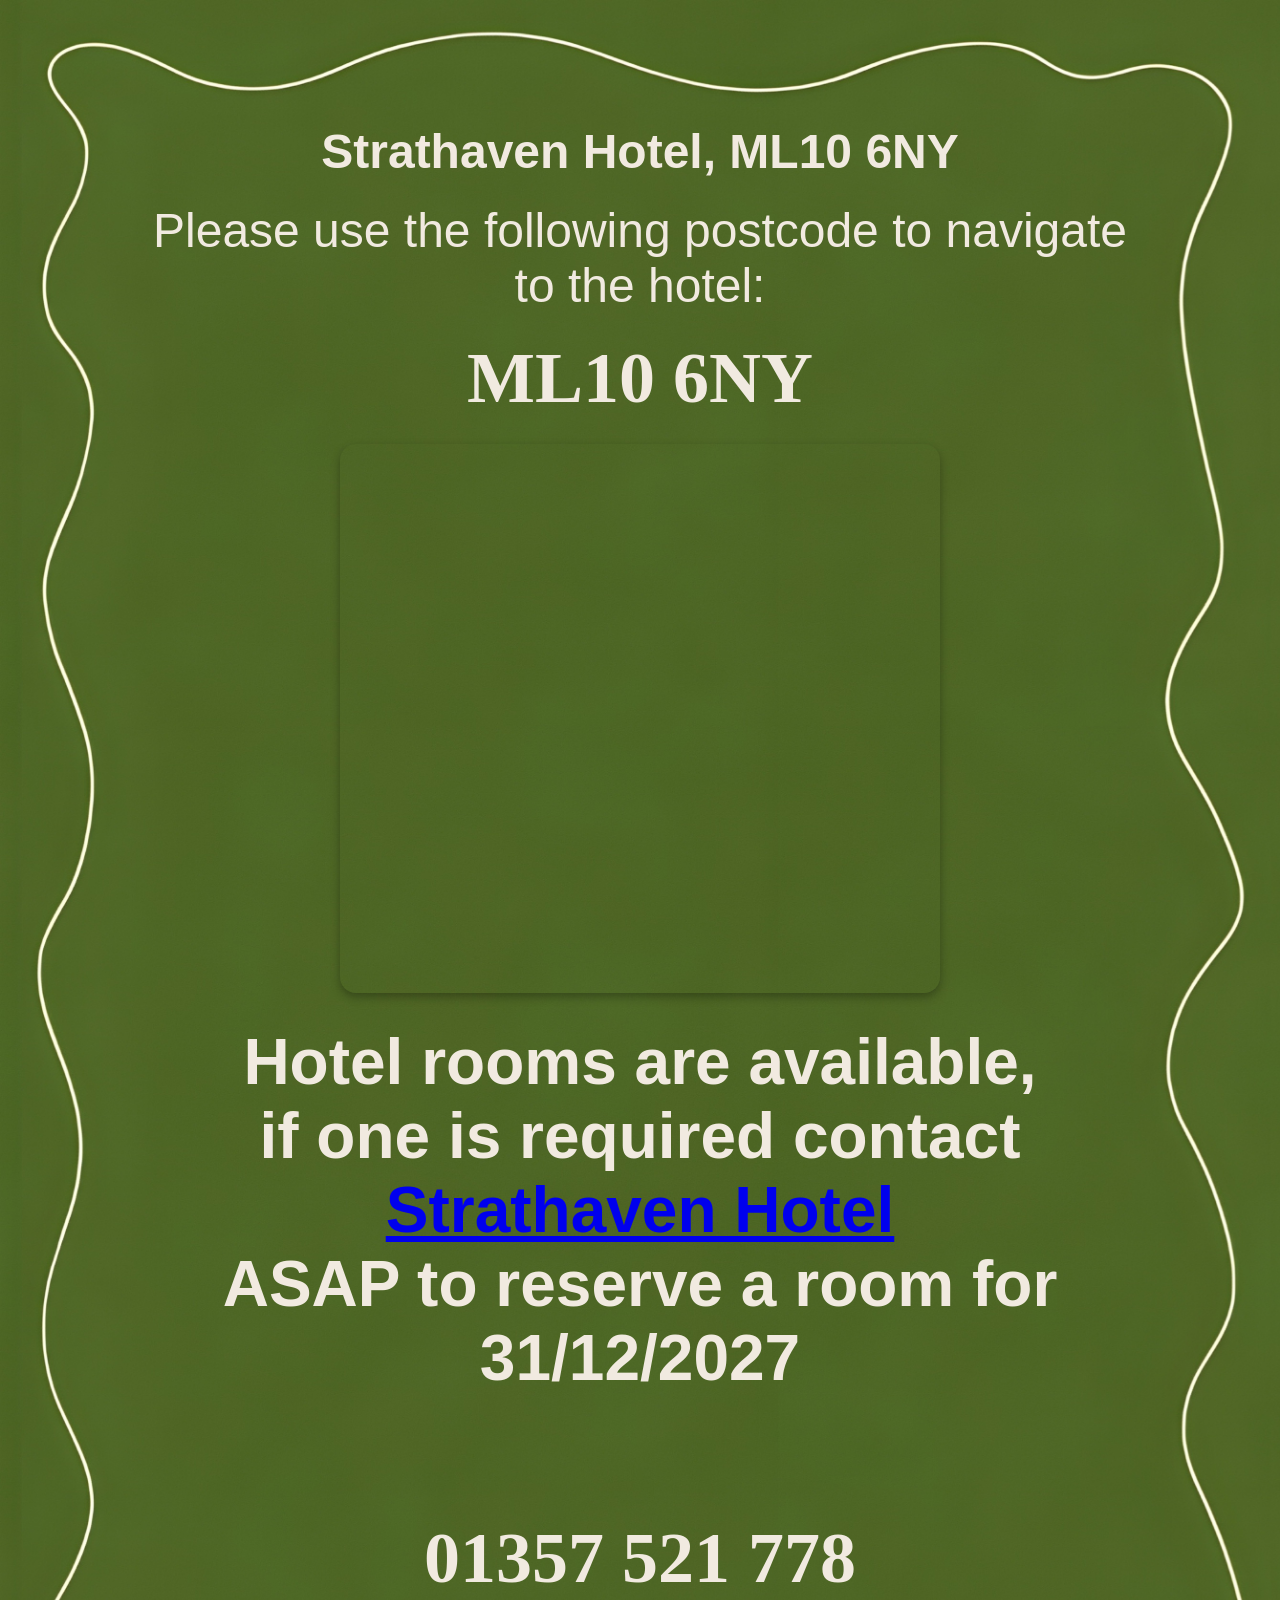
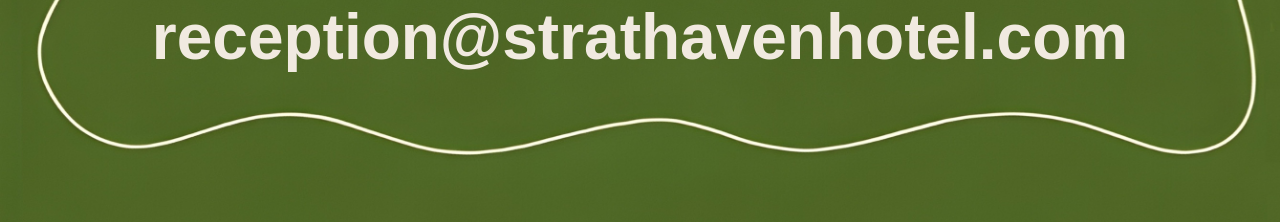
<file: hotel.html>
<!DOCTYPE html>
<html lang="en">
  <head>
    <meta charset="UTF-8">
    <title>Hotel & Location</title>
    <link
    rel="stylesheet"
      href="./CSS/main.css"
      />
  </head>
  <body>
    <div class="hotel-wrapper">
      <div class="page-wrapper">

        <H1>Strathaven Hotel, ML10 6NY</H1> 
        <p style="text-align:center;">
          Please use the following postcode to navigate <br> to the hotel:<br>
          <h2><strong>ML10 6NY</strong></h2>
        </p>

        <div class="map-container">
          <iframe
            src="https://www.google.com/maps?q=ML10%206NY&output=embed"
            loading="lazy"
            referrerpolicy="no-referrer-when-downgrade"
            allowfullscreen>
          </iframe>
        </div>

        <h3 style="text-align:center;">
          Hotel rooms are available, <br> if one is required contact <br> 
          <a href="https://strathavenhotel.com/">Strathaven Hotel</a> <br>ASAP to reserve a room for <br>
          <b><h3>31/12/2027</h3></b></p><br>
          <h2>01357 521 778 <br></h2>
          <h3>reception@strathavenhotel.com</h3>
        </h3>

        <div class="hotel-bottom-decor">
          <div class="bottom-decor">
            <img src="img/Strathaven-Hotel-1.png" alt="">
          </div>
        </div>

      </div>  
    </div>

  </body>
</html>
</file>
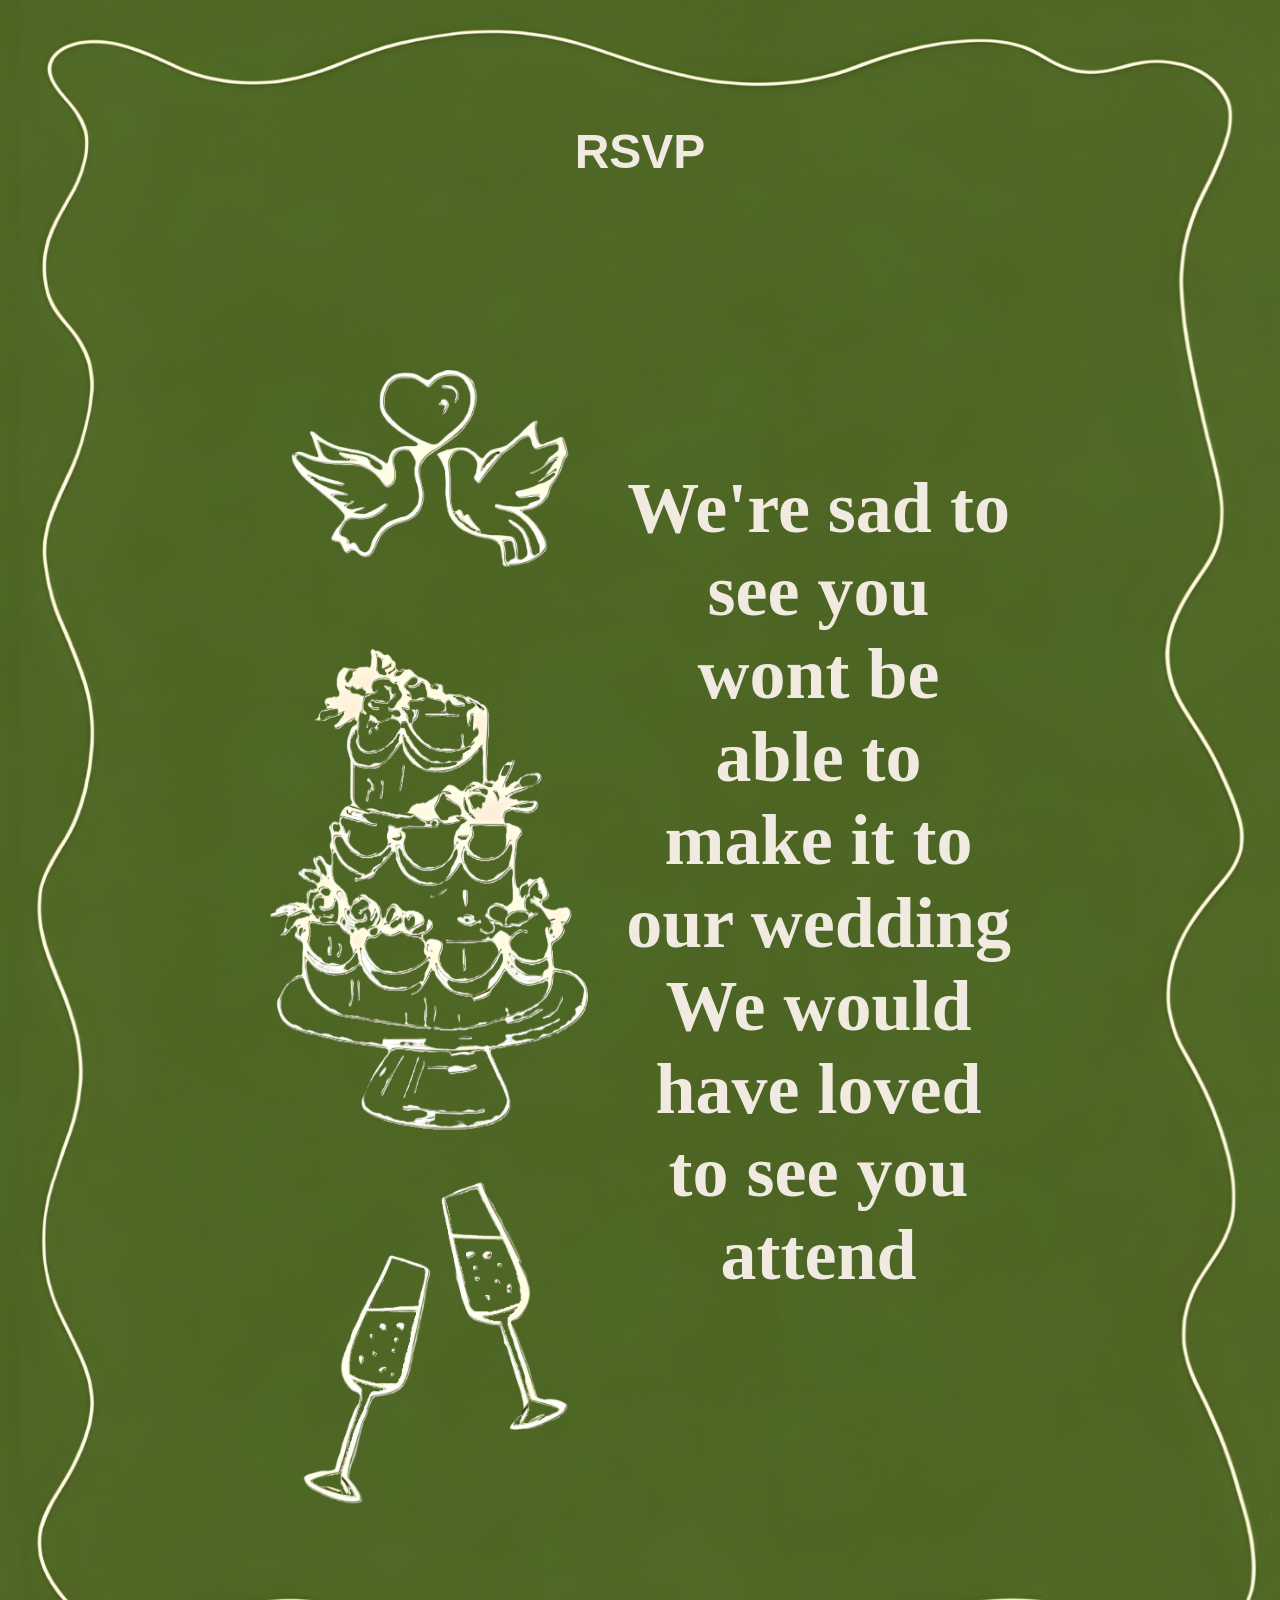
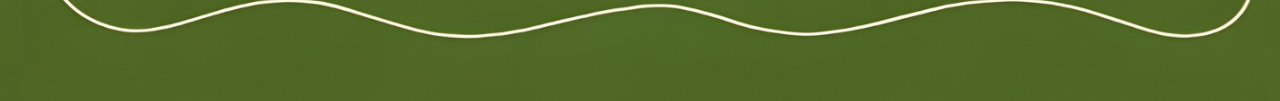
<file: not-attending.html>
<!DOCTYPE html>
<html lang="en">

  <head>
    <meta charset="UTF-8">
    <title>Wedding RSVP</title>

      <link
    rel="stylesheet"
      href="./CSS/main.css"
      />

    <style>
      .invitee { margin-bottom: 10px; }
      label { margin-right: 10px; font-weight: bold; }
    </style>
  </head>

  <body>
    <div class="page-wrapper">

      <h1>RSVP</h1>
      <div id="inviteesContainer"></div>

      <div class="invite-card">
        <div class="invite-left">
          <img src="img/doves.png" class="icon">
          <img src="img/cake.png" class="icon">
          <img src="img/glasses.png" class="icon">
        </div>

        <div class="invite-content">
          <h2>We're sad to see you wont be able to make it to our wedding</h2>
          <h2>We would have loved to see you attend</h2>
        </div>
        
      </div>
    </div>
  </body>
</html>
</file>
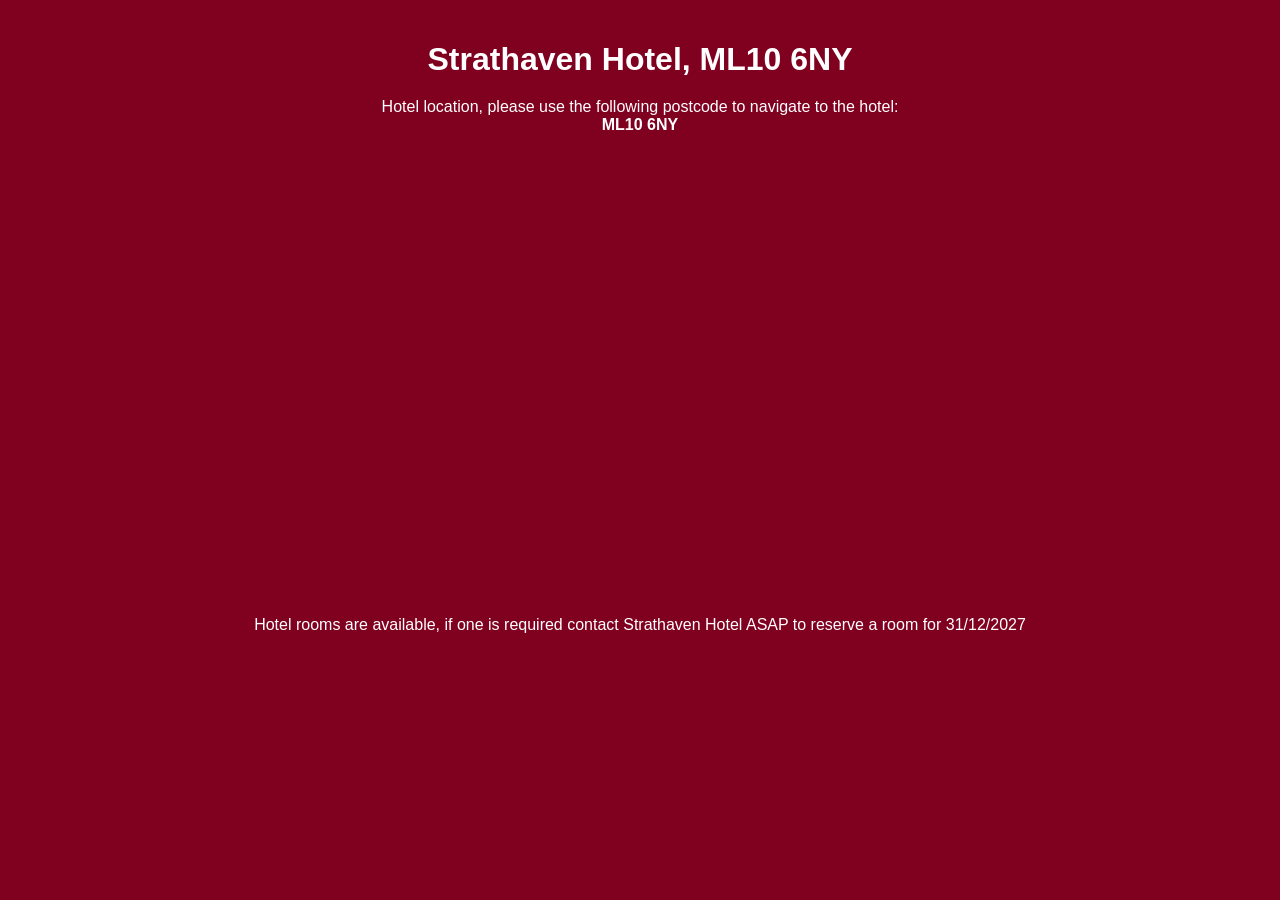
<file: JS/HTML/Hotel.HTML>
<!DOCTYPE html>
<html lang="en">
<head>
  <meta charset="UTF-8">
  <title>Hotel & Location</title>
  <link
  rel="stylesheet"
    href="../CSS/Hotel.css"
    />
</head>
<body>

  <H1>Strathaven Hotel, ML10 6NY</H1> 
  <p style="text-align:center;">
    Hotel location, please use the following postcode to navigate to the hotel:<br>
    <strong>ML10 6NY</strong>
  </p>

  <div class="map-container">
    <iframe
      src="https://www.google.com/maps?q=ML10%206NY&output=embed"
      loading="lazy"
      referrerpolicy="no-referrer-when-downgrade"
      allowfullscreen>
    </iframe>
  </div>

  <p style="text-align:center;">
    Hotel rooms are available, if one is required contact Strathaven Hotel ASAP to reserve a room for 31/12/2027<br>
  </p>


</body>
</html>
</file>
<file: CSS/main.css>
/* ==============================
   Global Styles
   ============================== */

*{
  box-sizing: border-box;
  margin: 0;
  padding: 0;
}

:root {
  --primary-colour: #F1EAE0; 
  --secondary-colour: #475F29; 
  --accent-colour: #800020 ; 

}

html {
  transform: scale(1);
  transform-origin: top left;
}

head
{
   color: var(--primary-colour);
}

title
{
   color: var(--primary-colour);
}

body {
  font-family: "Helvetica Neue", Helvetica, Arial, sans-serif;
  font-size: 1rem;
  color: var(--primary-colour);
  background-color: var(--primary-colour);
  width: auto;
  align-items: center;
  justify-content: flex-start;
  margin-top: 0rem;
  padding: 0rem 2rem 0 2rem;   /* no bottom padding */
  min-height: 100vh;
  display: flex; 
  flex-direction: column;

  border-image-source: url("../img/squiggle-border.png");
  border-image-slice: 80 fill;
  border-image-repeat: stretch;

}

.select-error {
  border: 2px solid red;
  background-color: var(--accent-colour-colour);
}


.page-wrapper {
  width: 100%;
  max-width: 2200px;
  position: relative;
  margin: 0rem auto;

  padding: clamp(3rem, 5vw, 5rem);

  border: clamp(25px, 5vw, 60px) solid transparent;

  display: flex;
  flex-direction: column;
  align-items: center;
  
  flex: 1; 

}

/* Full continuous squiggly border */
.page-wrapper::before {
  content: "";
  position: absolute;
  top: 0;
  left: 0;
  width: 100%;
  height: 100%;
  pointer-events: none;
  z-index: 2;

  background-repeat: no-repeat;
  background-size: 100% 100%; /* stretch to fill wrapper */
  border-radius: 16px;
}

.page-wrapper > *:last-child {
  margin-bottom: 0 !important;
}

.page-border {
  display: block;
  width: 90%;
  max-width: 1200px;
  margin: 0rem auto;
}

/* ==============================
   Headings
   ============================== */
h1, h2, h3 {
  text-align: center;
  margin-bottom: 1.5rem;
  color: var(--primary-colour);
}

h1 {
  font-size: clamp(1.5rem, 4vw, 3rem);
}

h2 {
  font-family: "Great Vibes", cursive;
  color: var(--primary-colour);
  margin: 0;
  text-align: center;
  font-size: clamp(2.5rem, 6vw, 4.5rem);
}

  h3 {
        font-size: 5vw;
  }

swiper-wrapper{
    margin: 1.5rem;
}

p {
  text-align: center;
  margin-bottom: 1.5rem;
  color: var(--primary-colour);
  font-size: clamp(1.5rem, 4vw, 3rem);

}

 .icon {
    width: clamp(10rem, 25vw, 20rem);
    height: auto;
  }

/* ==============================
   Form Elements (RSVP & Menu)
   ============================== */
label, label-name {
  font-weight: bold;
  display: block;
  margin-bottom: 0.5rem;
}

label-name {
  text-decoration: underline;
  color: var(--secondary-colour);
}

input[type="text"], input[type="email"], select, textarea {
  width: 100%;
  max-width: 600px;
  padding: 0.75rem;
  margin-bottom: 1.5rem;
  border-radius: 0.5rem;
  border: 1px solid var(--accent-colour);
  font-size: 1rem;
}

button {
  padding: 0.75rem 1.5rem;
  font-size: 1rem;
  border-radius: 0.5rem;
  border: none;
  background: var(--accent-colour);
  color: var(--primary-colour);
  cursor: pointer;
  transition: all 0.3s ease;
  
}

button:hover {
  background: var(--primary-colour);
  transform: translateY(-2px);
  color: var(--secondary-colour);
}

.fade-in {
  opacity: 0;
  transform: translateY(20px);
  animation: fadeIn 0.8s forwards;
}

@keyframes fadeIn {
  to {
    opacity: 1;
    transform: translateY(0);
  }
}

/* RSVP Display */
pre {
  padding: 1rem;
  font-size: 1rem;
  border-radius: 0.5rem;
  border: 1px solid black;
  background: white;
  color: black;
  overflow-x: auto;
  box-shadow: 0 4px 8px rgba(0,0,0,0.2);
}

/* ==============================
   Map Styles
   ============================== */
.map-container {
  position: relative;
  width: 90%;
  max-width: 600px;
  padding-bottom: 56.25%; /* 16:9 ratio */
  height: 0;
  border-radius: 1rem;
  overflow: hidden;
  box-shadow: 0 4px 10px rgba(0,0,0,0.3);
  margin-bottom: 2rem;
}

.map-container iframe {
  position: absolute;
  top: 0;
  left: 0;
  width: 100%;
  height: 100%;
  border: 0;
  border-radius: 1rem;
}

/* ==============================
   Invite Card
   ============================== */


.inviteesContainer {
  position: relative;
  width: 100%;
  min-height: 100vh;
  display: flex;
  flex-direction: column;
  align-items: center;
  justify-content: center;
}

.invite-card {
  position: relative;
  width: 90%;
  max-width: 1100px;
  margin: 4rem auto;
  margin-bottom: 0;
  padding: 4rem;
  display: flex;
  flex-direction: row;
  align-items: center;
  justify-content: center;
  gap: 5%;
  border-radius: 0px;
  border-color: transparent;
  background: transparent;
}

.invite-card::before {
  content: "";
  position: absolute;
  inset: 0;
  pointer-events: none;
}

.invite-card > * {
  position: relative;
  z-index: 1;
}

.invite-left {
  display: flex;
  flex-direction: column;
  align-items: center;
  gap: 2vw;
}

.invite-content {
  display: flex;
  flex-direction: column;
  align-items: center;
  margin-bottom: 5rem;
}

.invite-content h1 {
  font-family: "Great Vibes", cursive;
  color: var(--primary-colour);
  margin: 0;
  text-align: center;
  font-size: clamp(8rem, 16vw, 8rem);
}
.submitRSVP{
  display: flex;
  flex-direction: column;
  justify-content: center;
  align-items: center;
}

/* ==============================
   Menu Swiper
   ============================== */
.swiper {
  width: 90%;
  max-width: 600px;
}

 .mySwiper{
    margin-top: 18rem;
  }

.swiper-slide {
  text-align: center;
  font-size: 1rem;
  background: var(--secondary-colour);
  display: flex;
  justify-content: center;
  align-items: center;
}

.swiper-slide img {
  display: block;
  width: 100%;
  height: 100%;
  object-fit: cover;
  border-radius: 12px;
  box-shadow: 0 4px 12px rgba(0,0,0,0.15);
}

.menu-img {
  width: 100%;
  height: auto;
  border-radius: 12px;
  box-shadow: 0 4px 12px rgba(0,0,0,0.15);
}

/* ==============================
   Food / Invitee Forms
   ============================== */
.food-wrapper {
  width: 90%;
  max-width: 600px;
  margin-top: 2rem;
  padding: 2%;
  background: var(--primary-colour);
  border-radius: 12px;
  margin-bottom:16rem;
}

.food-wrapper button {
  width: 30%; /* or remove width entirely */
  padding: 0.5rem;
  border-radius: 6px;
  margin-top: 2rem;
  margin-bottom: 25rem;
  padding: 2%;
  background: var(--accent-colour);
  color: var(--primary-colour);
  border-radius: 12px;
  margin-bottom:10rem;
  display: flex; 
  justify-content: center; 
  align-items: center;
  margin: 2rem auto 10rem auto; /* auto horizontally centers it */
}

.invitee {
  display: flex;
  flex-direction: column;
  align-items: center;
  gap: 0.5rem;
  margin-bottom: 2.5rem;
}

.invitee label {
  align-self: center;
  font-size: 2rem;
  color: var(--accent-colour);
  justify-content: center;
  display: flex;
  flex-direction: row;
  align-items: center;
}

.invitee select,
.invitee input {
  width: 100%;
  max-width: 260px;
  padding: 0.5rem;
  border-radius: 6px;
  border: 1px solid #ccc;
}

#submitFood {
  cursor: pointer;
  transition: all 0.3s ease;
}

#submitFood:hover {
  transform: translateY(-2px);
  background: #26522a;
}

/* For Tall screens i.e. mobiles */
.bottom-decor {
  display: none;
  width: 100%;          /* full width so it stays centered */
  margin-top: 0;     /* pushes it to the bottom */
  margin-bottom: 15rem;     /* pushes it to the bottom */

  padding: 0rem 0;
  justify-content: center;
  gap: 0.5rem;
  opacity: 0.8;
}

.bottom-decor img {
  width: 100%;
  max-width: 600px;     /* keeps the photo from blowing up */
  height: auto;
  border-radius: 12px;  /* optional: makes it look nicer */
}


.music-wrapper{
  display: flex;
  flex-direction: column;
  justify-content: center;
  align-items: center;
}


@media (max-width: 1000px) and (min-height: 750px) {
  .bottom-decor {
    display: flex;
  }
}

 

/* ==============================
   Mobile Responsiveness
   ============================== */

/*Large Phones*/   
@media (max-width: 1200px) {

   .invite-card {
    margin-top: 5rem;
    padding: 5%;
    gap: 4%;
  }

   .mySwiper{
    margin-top: 20rem;
  }

  h1 {
    font-size: 10vw;
  }

  h3 {
        font-size: 5vw;
  }

  input[type="text"], input[type="email"], select, textarea, button, pre {
    font-size: 0.95rem;
    padding: 0.6rem;
  }

  body {
    padding: 1rem 1rem 0 1rem;
    padding-bottom: 0.75rem;
    margin-top: 0;
  }

  .page-wrapper {

    width: 100%; 
    max-width: 2200px; /* or 2000px if you want it huge */ 
    margin: 0 auto; 
    padding: clamp(3rem, 4vw, 6rem); 
    border: clamp(20px, 4vw, 60px) solid transparent;
    position: relative;
    border-width: 0px;
    /*padding: clamp(0rem, 2rem, 1rem);
    /*border: clamp(0px, 5vw, 60px) solid transparent;
 */

    display: flex;
    flex-direction: column;
    align-items: center;
    
    flex: 1; 
  }

  .swiper,
  .food-wrapper,
  .map-container {
    width: 95%;
  }

  .food-wrapper{
    margin-bottom: 25rem;
  }

  .music-wrapper{
    margin-top: 5rem;
  }
  .hotel-wrapper{
        margin-top: 2rem;

  }

  button {
    width: 40%;
    display: flex;
    flex-direction: column;
    align-items: center;
    position: relative;
  }

  input[type="text"], input[type="email"], select, textarea, button, pre {
    font-size: 0.9rem;
    padding: 0.5rem;
  }

  .map-container {
    padding-bottom: 65%;
    border-radius: 0.5rem;
  }

  .icon{
    width: clamp(20rem, 25vw, 20rem);
    height: auto;
  }

}
</file>
<file: JS/CSS/Hotel.css>
body {
      font-family: sans-serif;
      padding: 20px;
      max-width: 800px;
      margin: auto;
      background-color: #800020;
      color:white;
    }

    h1 {
      text-align: center;
      margin-bottom: 20px;
      color:white;
    }

    .map-container {
      position: relative;
      width: 100%;
      padding-bottom: 56.25%; /* 16:9 ratio */
      height: 0;
      border-radius: 10px;
      overflow: hidden;
    }

    .map-container iframe {
      position: absolute;
      top: 0;
      left: 0;
      width: 100%;
      height: 100%;
      border: 0;
    }
</file>
